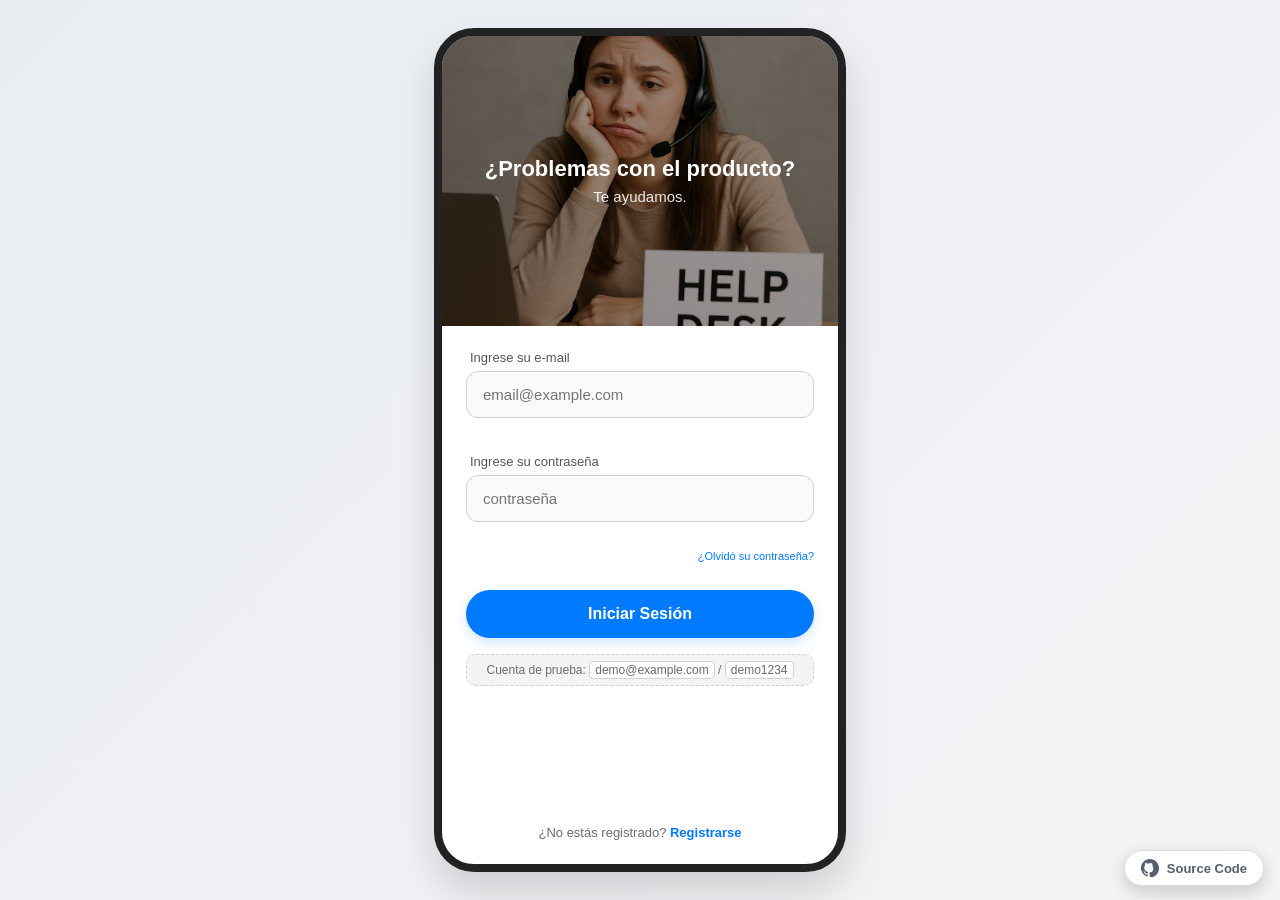
<file: index.html>
<!DOCTYPE html>
<html lang="es">
<head>
    <meta charset="UTF-8">
    <meta name="viewport" content="width=device-width, initial-scale=1.0">
    <title>Iniciar Sesión</title>
    <link rel="stylesheet" href="css/styles.css">
</head>
<body data-page="login">
    <main class="mobile-auth-container">
        <div id="flash" class="flash-banner" role="status" aria-live="polite"></div>

        <section class="auth-screen">
            <header class="hero-header">
                <div class="hero-overlay">
                    <h1>¿Problemas con el producto?</h1>
                    <p>Te ayudamos.</p>
                </div>
            </header>

            <div class="form-container">
                <p id="form-message" class="form-message" role="alert" hidden></p>

                <form id="login-form" novalidate>
                    <div class="input-group">
                        <label for="login-email">Ingrese su e-mail</label>
                        <input type="email" id="login-email" name="login-email"
                               placeholder="email@example.com" autocomplete="email" required>
                        <small class="field-error" aria-live="polite"></small>
                    </div>

                    <div class="input-group">
                        <label for="login-pass">Ingrese su contraseña</label>
                        <input type="password" id="login-pass" name="login-pass"
                               placeholder="contraseña" autocomplete="current-password" required>
                        <small class="field-error" aria-live="polite"></small>
                        <a href="recovery.html" class="forgot-password-link">¿Olvidó su contraseña?</a>
                    </div>

                    <button type="submit" class="btn-primary">Iniciar Sesión</button>
                </form>

                <p class="mock-hint">Cuenta de prueba: <code>demo@example.com</code> / <code>demo1234</code></p>

                <footer class="form-footer">
                    <p>¿No estás registrado? <a href="register.html">Registrarse</a></p>
                </footer>
            </div>
        </section>
    </main>

    <script src="js/auth.js"></script>
    <script src="js/validate.js"></script>
    <script src="js/app.js"></script>
</body>
</html>
</file>
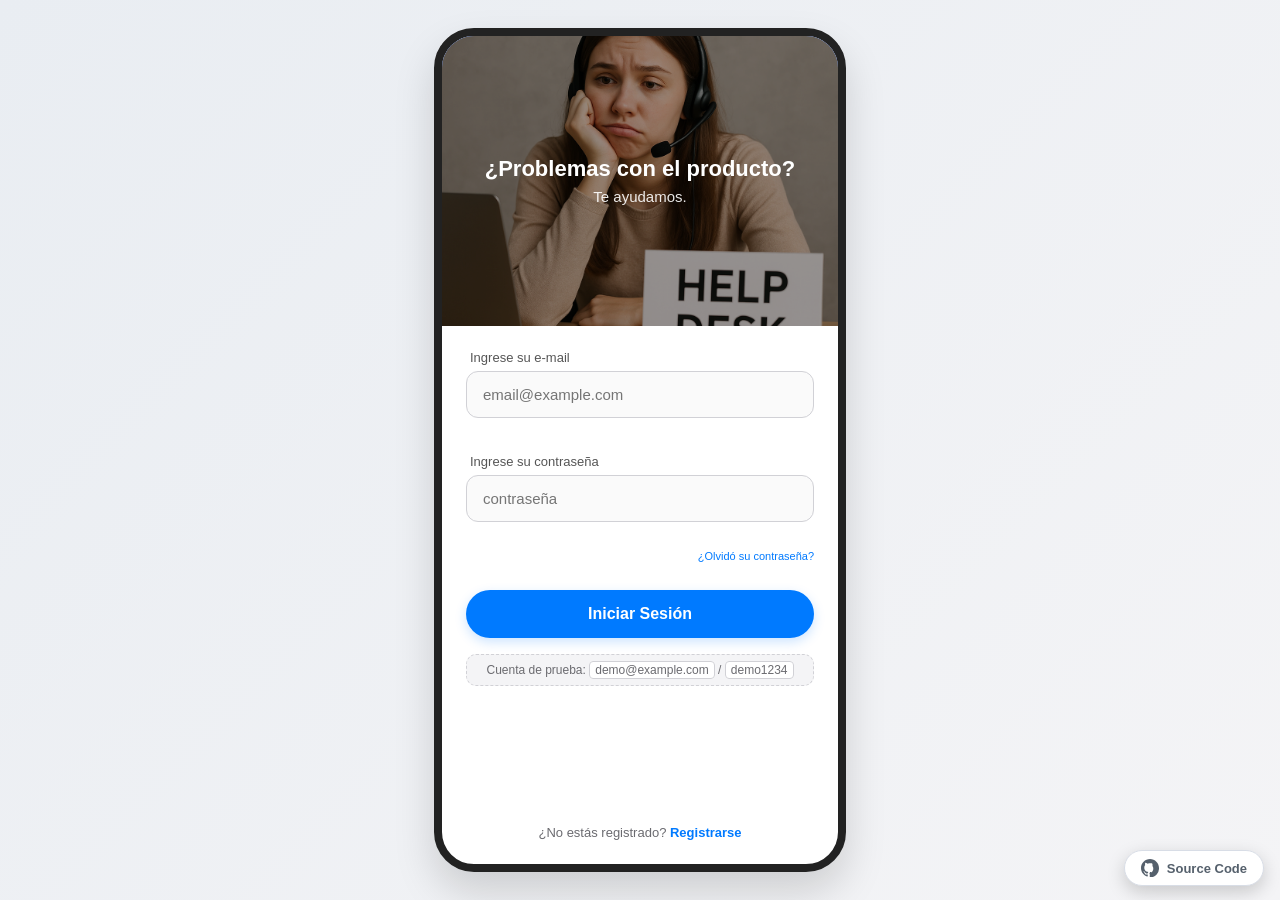
<file: helpdesk.html>
<!DOCTYPE html>
<html lang="es">
<head>
    <meta charset="UTF-8">
    <meta name="viewport" content="width=device-width, initial-scale=1.0">
    <title>Mesa de Ayuda</title>
    <link rel="preconnect" href="https://fonts.googleapis.com">
    <link rel="preconnect" href="https://fonts.gstatic.com" crossorigin>
    <link rel="stylesheet" href="https://fonts.googleapis.com/css2?family=Material+Symbols+Outlined:opsz,wght,FILL,GRAD@20..48,100..700,0..1,-50..200&display=swap">
    <link rel="stylesheet" href="css/styles.css">
</head>
<body data-page="helpdesk">
    <main class="mobile-auth-container">
        <div id="flash" class="flash-banner" role="status" aria-live="polite"></div>

        <section class="auth-screen">
            <header class="screen-header row-header">
                <p class="page-title">Mesa de Ayuda</p>
                <div class="header-actions">
                    <button id="user-menu-btn" type="button" class="user-avatar-icon"
                            aria-label="Abrir menú de usuario" aria-haspopup="true" aria-expanded="false">
                        <span class="material-symbols-outlined" aria-hidden="true">person</span>
                    </button>

                    <div class="user-menu" id="user-menu" role="menu" hidden>
                        <p class="user-menu-email" id="user-menu-email">---</p>
                        <button id="logout-btn" type="button" class="user-menu-item" role="menuitem">
                            <span class="material-symbols-outlined" aria-hidden="true">logout</span>
                            Cerrar sesión
                        </button>
                    </div>
                </div>
            </header>

            <div class="form-container">
                <div class="welcome-box">
                    <h2>Bienvenido/a al portal Mesa de Ayuda</h2>
                    <p class="sub-text">¿Necesitas asistencia?</p>
                    <a href="ticket-create.html" class="btn-outline-action">
                        <span class="material-symbols-outlined" aria-hidden="true">add</span>
                        Abrir ticket
                    </a>
                </div>

                <div class="tickets-section">
                    <div class="section-title-bar">
                        <h3>Tickets <span id="tickets-count" aria-hidden="true"></span></h3>
                        <select id="ticket-filter" class="ticket-filter" aria-label="Filtrar tickets por estado">
                            <option value="all">Todas</option>
                            <option value="pending">Pendientes</option>
                            <option value="in-progress">En proceso</option>
                            <option value="resolved">Resueltas</option>
                            <option value="canceled">Canceladas</option>
                        </select>
                    </div>

                    <div id="tickets-list" class="tickets-list"></div>
                </div>
            </div>
        </section>
    </main>

    <script src="js/auth.js"></script>
    <script src="js/tickets.js"></script>
    <script src="js/validate.js"></script>
    <script src="js/app.js"></script>
</body>
</html>
</file>
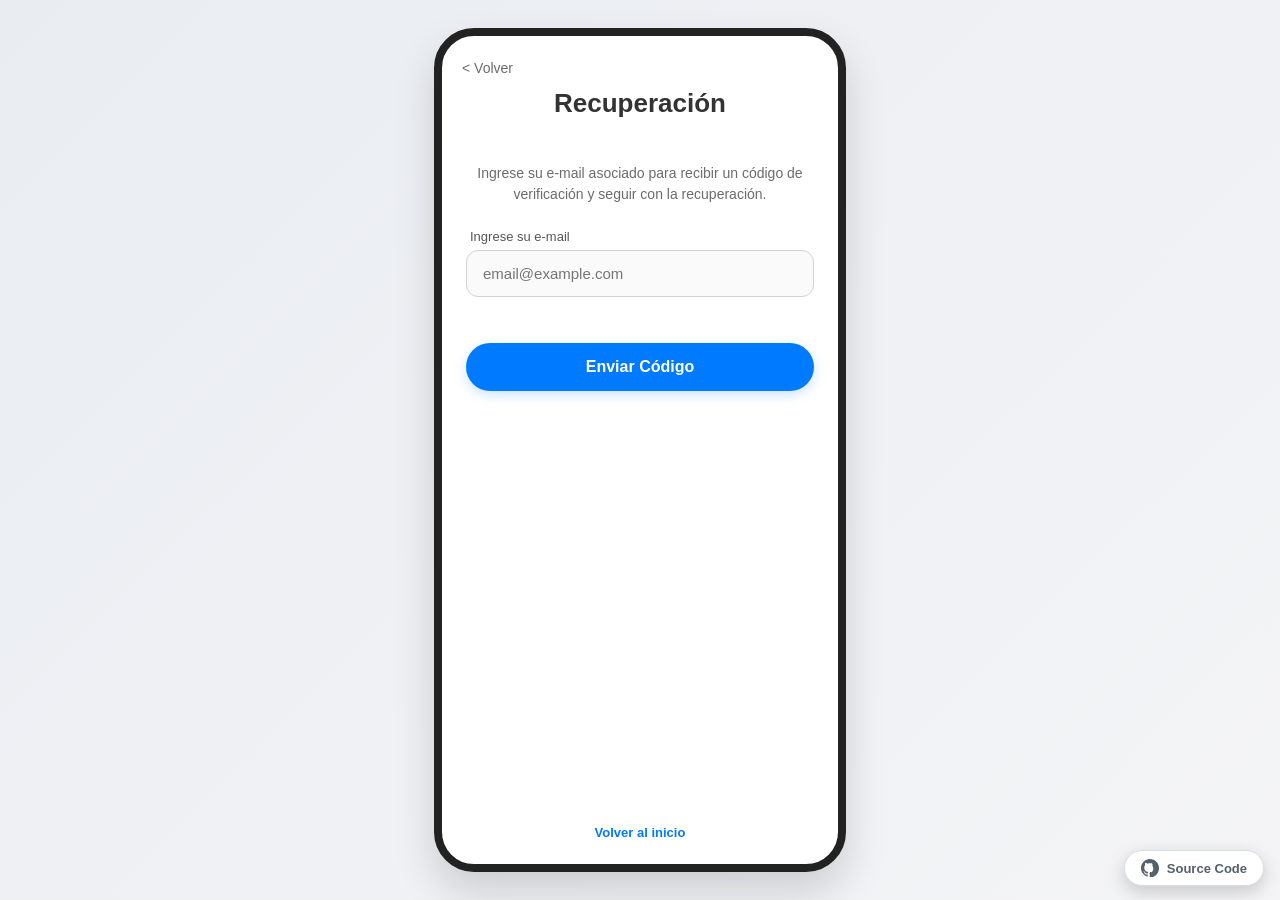
<file: new-password.html>
<!DOCTYPE html>
<html lang="es">
<head>
    <meta charset="UTF-8">
    <meta name="viewport" content="width=device-width, initial-scale=1.0">
    <title>Nueva contraseña</title>
    <link rel="preconnect" href="https://fonts.googleapis.com">
    <link rel="preconnect" href="https://fonts.gstatic.com" crossorigin>
    <link rel="stylesheet" href="https://fonts.googleapis.com/css2?family=Material+Symbols+Outlined:opsz,wght,FILL,GRAD@20..48,100..700,0..1,-50..200&display=swap">
    <link rel="stylesheet" href="css/styles.css">
</head>
<body data-page="new-password">
    <main class="mobile-auth-container">
        <div id="flash" class="flash-banner" role="status" aria-live="polite"></div>

        <section class="auth-screen">
            <header class="screen-header">
                <a href="verify.html" class="btn-back"><span class="material-symbols-outlined" aria-hidden="true">arrow_back</span>Volver</a>
                <h2>Código Verificado</h2>
            </header>

            <div class="form-container">
                <p id="form-message" class="form-message" role="alert" hidden></p>

                <form id="new-password-form" novalidate>
                    <div class="input-group">
                        <label for="new-pass">Ingrese su nueva contraseña</label>
                        <input type="password" id="new-pass" name="new-pass"
                               placeholder="mínimo 6 caracteres" autocomplete="new-password" required>
                        <small class="field-error" aria-live="polite"></small>
                    </div>

                    <div class="input-group">
                        <label for="new-pass-confirm">Reingrese su nueva contraseña</label>
                        <input type="password" id="new-pass-confirm" name="new-pass-confirm"
                               placeholder="contraseña" autocomplete="new-password" required>
                        <small class="field-error" aria-live="polite"></small>
                    </div>

                    <button type="submit" class="btn-primary">Actualizar contraseña</button>
                </form>
            </div>
        </section>
    </main>

    <script src="js/auth.js"></script>
    <script src="js/validate.js"></script>
    <script src="js/app.js"></script>
</body>
</html>
</file>
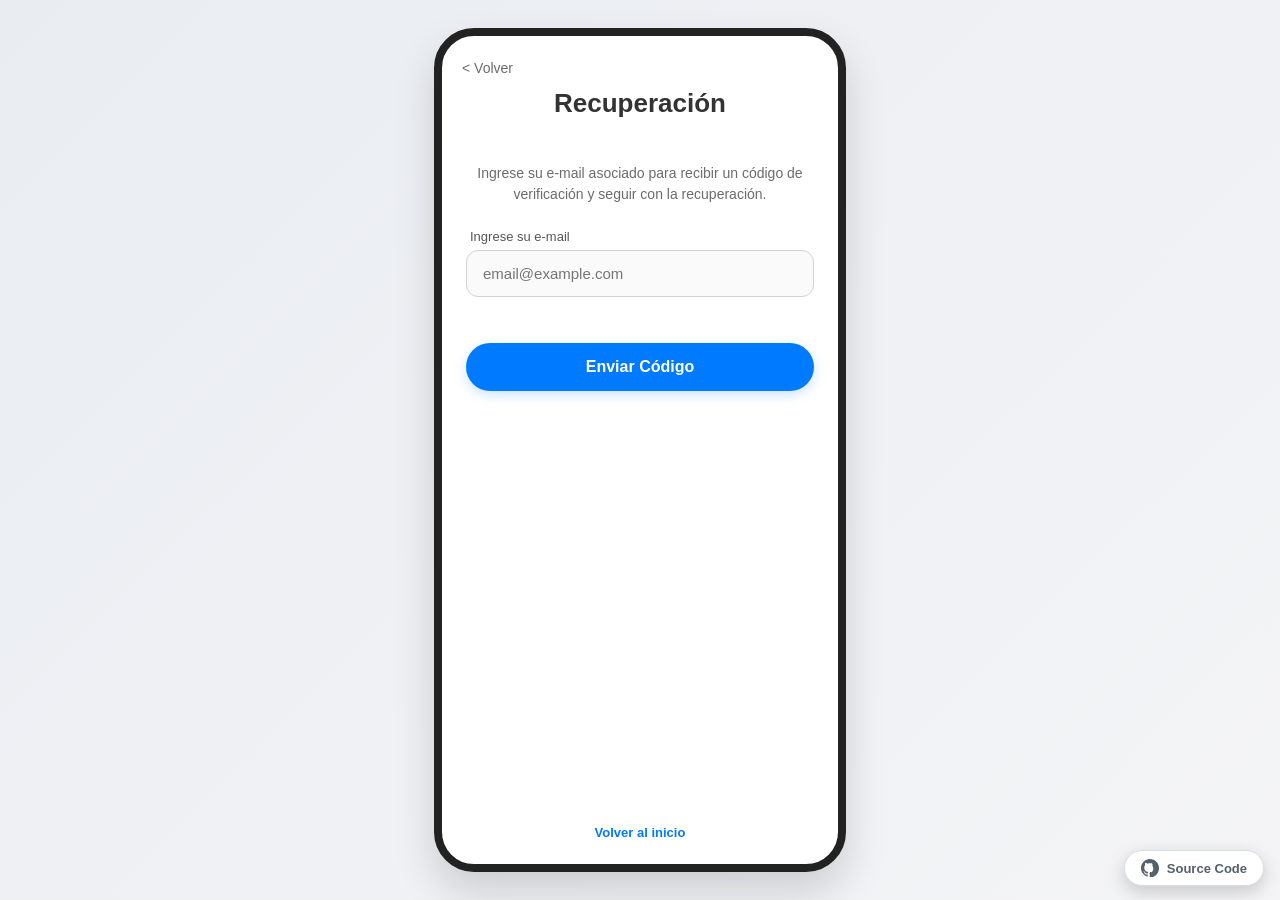
<file: recovery.html>
<!DOCTYPE html>
<html lang="es">
<head>
    <meta charset="UTF-8">
    <meta name="viewport" content="width=device-width, initial-scale=1.0">
    <title>Recuperar contraseña</title>
    <link rel="stylesheet" href="css/styles.css">
</head>
<body data-page="recovery">
    <main class="mobile-auth-container">
        <div id="flash" class="flash-banner" role="status" aria-live="polite"></div>

        <section class="auth-screen">
            <header class="screen-header">
                <a href="index.html" class="btn-back">&lt; Volver</a>
                <h2>Recuperación</h2>
            </header>

            <div class="form-container">
                <p class="instruction-text">
                    Ingrese su e-mail asociado para recibir un código de verificación
                    y seguir con la recuperación.
                </p>

                <p id="form-message" class="form-message" role="alert" hidden></p>

                <form id="recovery-form" novalidate>
                    <div class="input-group">
                        <label for="recovery-email">Ingrese su e-mail</label>
                        <input type="email" id="recovery-email" name="recovery-email"
                               placeholder="email@example.com" autocomplete="email" required>
                        <small class="field-error" aria-live="polite"></small>
                    </div>

                    <button type="submit" class="btn-primary">Enviar Código</button>
                </form>

                <footer class="form-footer">
                    <a href="index.html" class="btn-link">Volver al inicio</a>
                </footer>
            </div>
        </section>
    </main>

    <script src="js/auth.js"></script>
    <script src="js/validate.js"></script>
    <script src="js/app.js"></script>
</body>
</html>
</file>
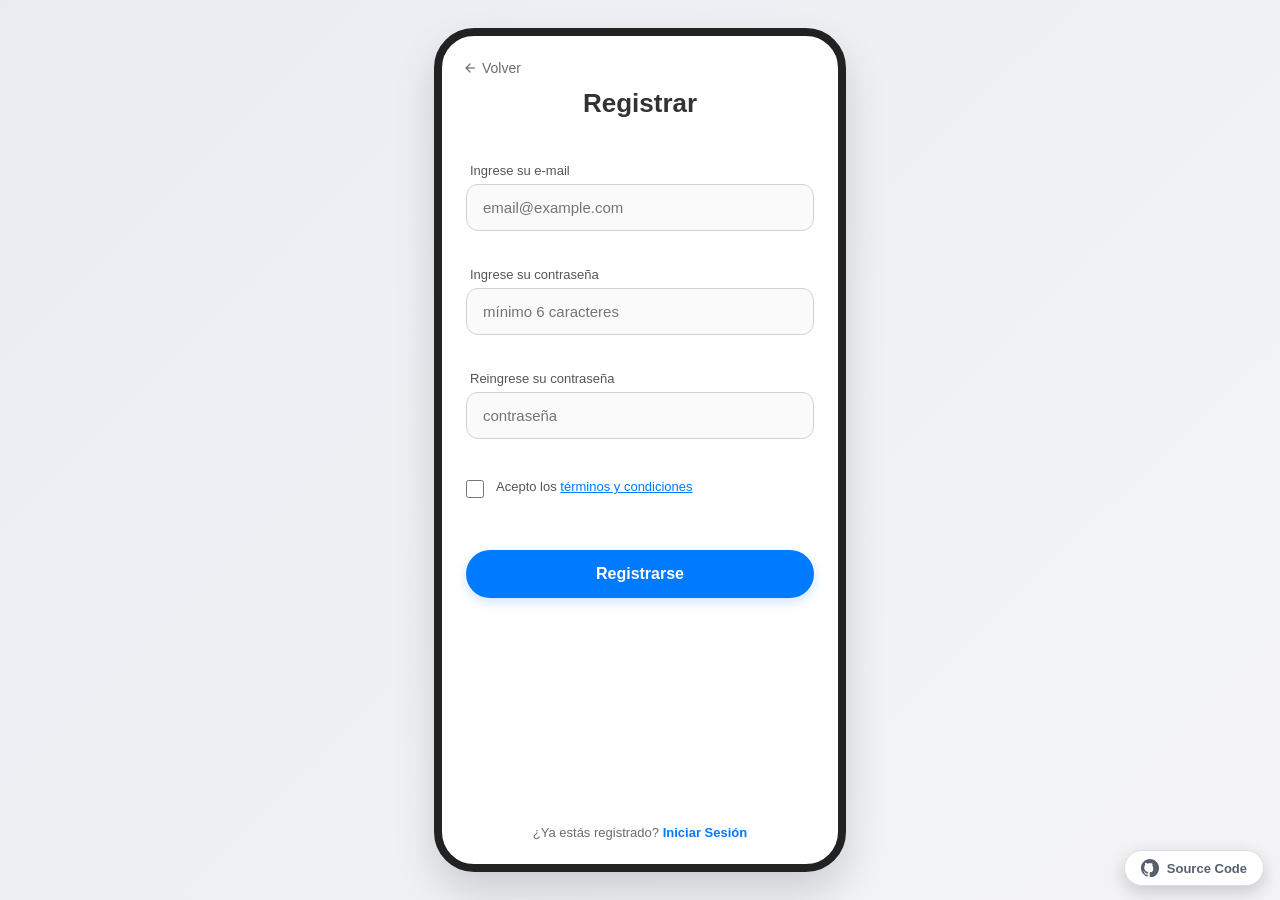
<file: register.html>
<!DOCTYPE html>
<html lang="es">
<head>
    <meta charset="UTF-8">
    <meta name="viewport" content="width=device-width, initial-scale=1.0">
    <title>Registrarse</title>
    <link rel="preconnect" href="https://fonts.googleapis.com">
    <link rel="preconnect" href="https://fonts.gstatic.com" crossorigin>
    <link rel="stylesheet" href="https://fonts.googleapis.com/css2?family=Material+Symbols+Outlined:opsz,wght,FILL,GRAD@20..48,100..700,0..1,-50..200&display=swap">
    <link rel="stylesheet" href="css/styles.css">
</head>
<body data-page="register">
    <main class="mobile-auth-container">
        <div id="flash" class="flash-banner" role="status" aria-live="polite"></div>

        <section class="auth-screen">
            <header class="screen-header">
                <a href="index.html" class="btn-back"><span class="material-symbols-outlined" aria-hidden="true">arrow_back</span>Volver</a>
                <h2>Registrar</h2>
            </header>

            <div class="form-container">
                <p id="form-message" class="form-message" role="alert" hidden></p>

                <form id="register-form" novalidate>
                    <div class="input-group">
                        <label for="reg-email">Ingrese su e-mail</label>
                        <input type="email" id="reg-email" name="reg-email"
                               placeholder="email@example.com" autocomplete="email" required>
                        <small class="field-error" aria-live="polite"></small>
                    </div>

                    <div class="input-group">
                        <label for="reg-pass">Ingrese su contraseña</label>
                        <input type="password" id="reg-pass" name="reg-pass"
                               placeholder="mínimo 6 caracteres" autocomplete="new-password" required>
                        <small class="field-error" aria-live="polite"></small>
                    </div>

                    <div class="input-group">
                        <label for="reg-pass-confirm">Reingrese su contraseña</label>
                        <input type="password" id="reg-pass-confirm" name="reg-pass-confirm"
                               placeholder="contraseña" autocomplete="new-password" required>
                        <small class="field-error" aria-live="polite"></small>
                    </div>

                    <div class="input-group checkbox-group">
                        <input type="checkbox" id="reg-terms" name="reg-terms">
                        <label for="reg-terms">Acepto los <a href="#">términos y condiciones</a></label>
                        <small class="field-error" aria-live="polite"></small>
                    </div>

                    <button type="submit" class="btn-primary">Registrarse</button>
                </form>

                <footer class="form-footer">
                    <p>¿Ya estás registrado? <a href="index.html">Iniciar Sesión</a></p>
                </footer>
            </div>
        </section>
    </main>

    <script src="js/auth.js"></script>
    <script src="js/validate.js"></script>
    <script src="js/app.js"></script>
</body>
</html>
</file>
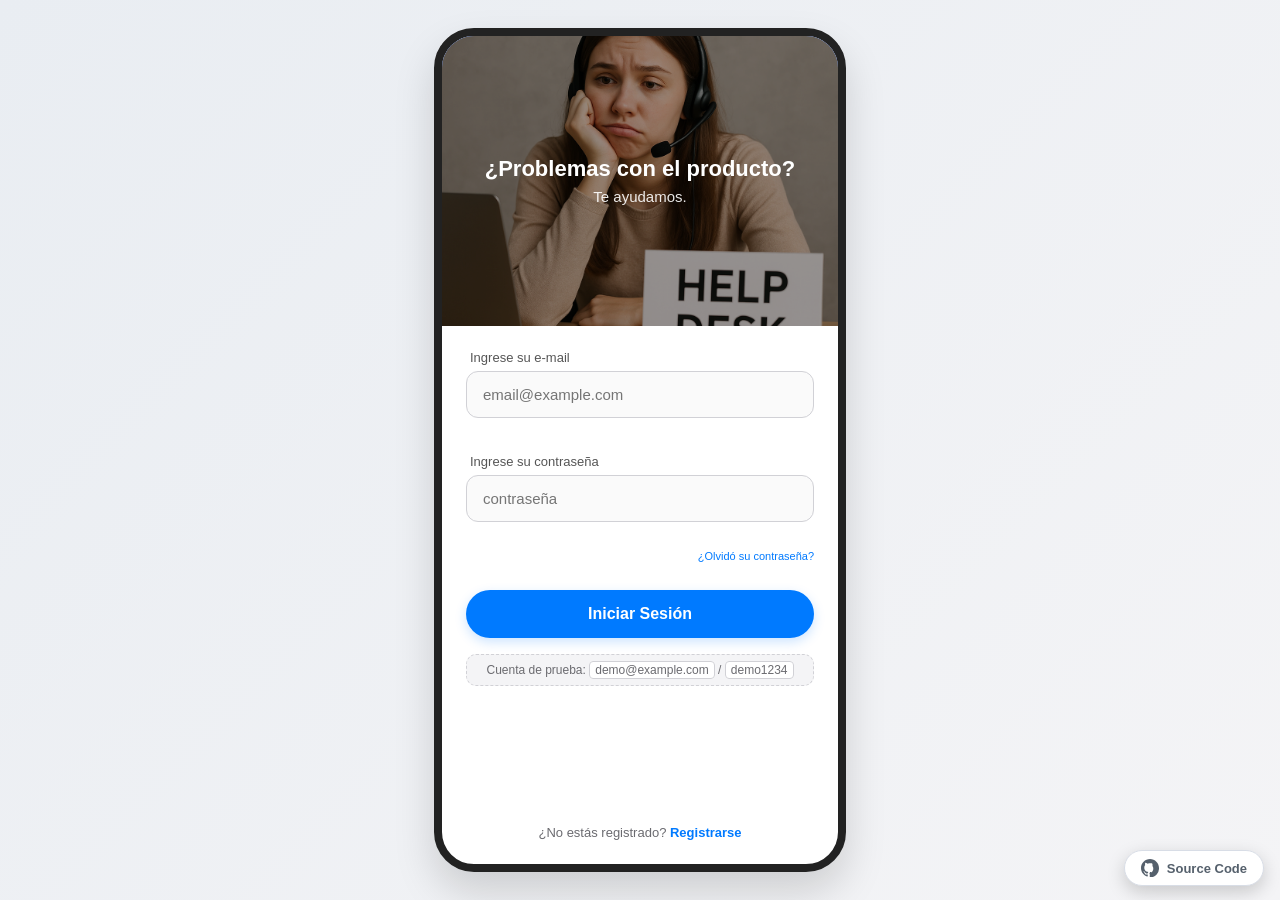
<file: ticket-append.html>
<!DOCTYPE html>
<html lang="es">
<head>
    <meta charset="UTF-8">
    <meta name="viewport" content="width=device-width, initial-scale=1.0">
    <title>Agregar Detalles</title>
    <link rel="preconnect" href="https://fonts.googleapis.com">
    <link rel="preconnect" href="https://fonts.gstatic.com" crossorigin>
    <link rel="stylesheet" href="https://fonts.googleapis.com/css2?family=Material+Symbols+Outlined:opsz,wght,FILL,GRAD@20..48,100..700,0..1,-50..200&display=swap">
    <link rel="stylesheet" href="css/styles.css">
</head>
<body data-page="ticket-append">
    <main class="mobile-auth-container">
        <div id="flash" class="flash-banner" role="status" aria-live="polite"></div>

        <section class="auth-screen">
            <header class="screen-header">
                <a id="append-back" href="ticket-detail.html" class="btn-back"><span class="material-symbols-outlined" aria-hidden="true">arrow_back</span>Volver</a>
                <h2>Agregar Detalles</h2>
            </header>

            <div class="form-container">
                <p class="instruction-text left-align">
                    A continuación añada nueva información que considere importante por el ticket:
                </p>

                <div class="ticket-preview-box">
                    <div class="preview-id" id="preview-id">Ticket ------</div>
                    <div class="preview-title" id="preview-title">---</div>
                    <p class="preview-snippet" id="preview-snippet">---</p>
                </div>

                <p id="form-message" class="form-message" role="alert" hidden></p>

                <form id="append-form" novalidate>
                    <div class="input-group">
                        <label for="ticket-extra-details">Ingrese los detalles extra:</label>
                        <textarea id="ticket-extra-details" name="ticket-extra-details" rows="6"
                                  placeholder="Detalles..." required></textarea>
                        <small class="field-error" aria-live="polite"></small>
                    </div>

                    <button type="submit" class="btn-primary margin-top-auto">Agregar Detalles</button>
                </form>
            </div>
        </section>
    </main>

    <script src="js/auth.js"></script>
    <script src="js/tickets.js"></script>
    <script src="js/validate.js"></script>
    <script src="js/app.js"></script>
</body>
</html>
</file>
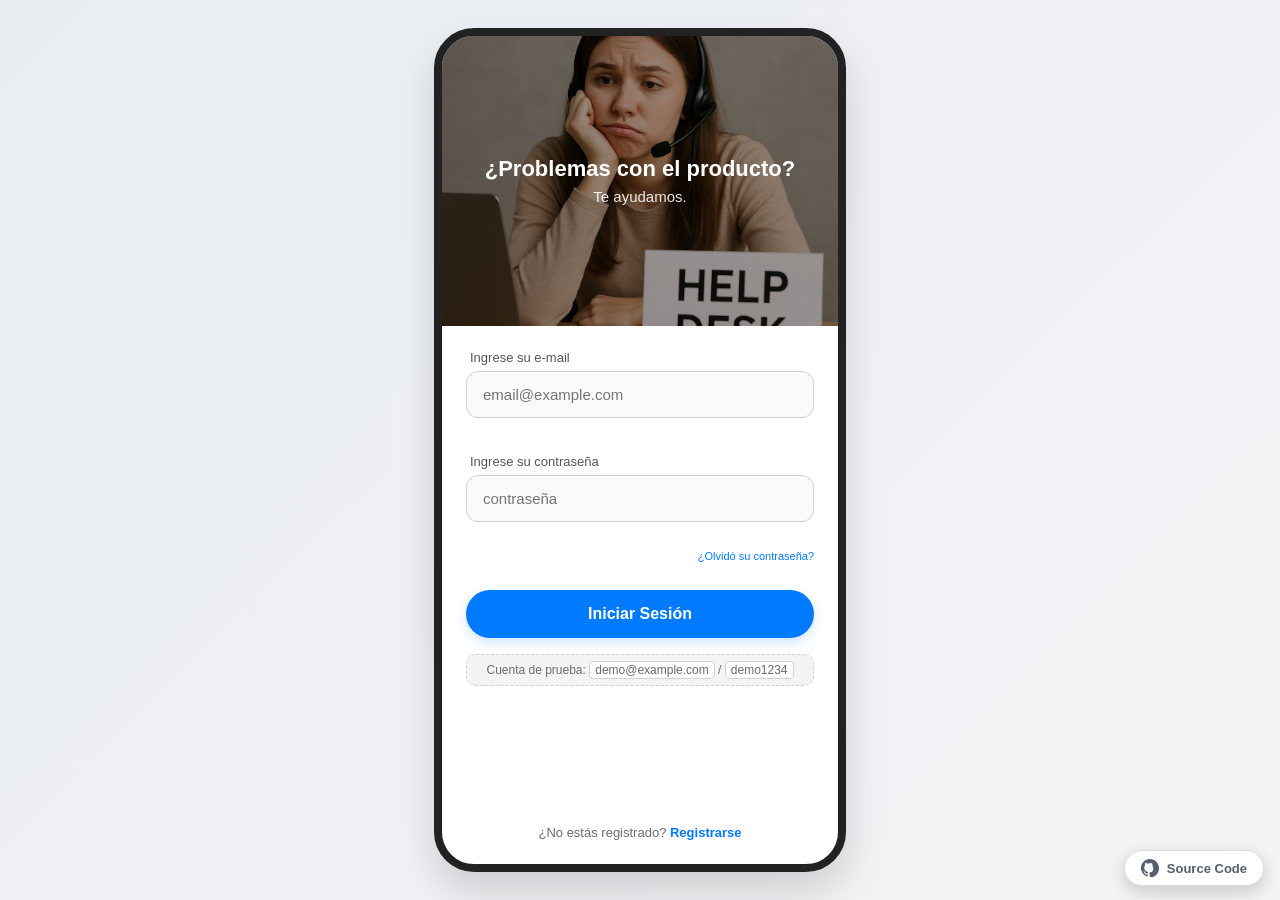
<file: ticket-create.html>
<!DOCTYPE html>
<html lang="es">
<head>
    <meta charset="UTF-8">
    <meta name="viewport" content="width=device-width, initial-scale=1.0">
    <title>Carga de Ticket</title>
    <link rel="preconnect" href="https://fonts.googleapis.com">
    <link rel="preconnect" href="https://fonts.gstatic.com" crossorigin>
    <link rel="stylesheet" href="https://fonts.googleapis.com/css2?family=Material+Symbols+Outlined:opsz,wght,FILL,GRAD@20..48,100..700,0..1,-50..200&display=swap">
    <link rel="stylesheet" href="css/styles.css">
</head>
<body data-page="ticket-create">
    <main class="mobile-auth-container">
        <div id="flash" class="flash-banner" role="status" aria-live="polite"></div>

        <section class="auth-screen">
            <header class="screen-header">
                <a href="helpdesk.html" class="btn-back"><span class="material-symbols-outlined" aria-hidden="true">arrow_back</span>Volver</a>
                <h2>Carga de Ticket</h2>
            </header>

            <div class="form-container">
                <p class="instruction-text left-align">
                    A continuación se pedirá que complete con información sobre el problema que está experimentando.
                </p>

                <p id="form-message" class="form-message" role="alert" hidden></p>

                <form id="create-form" novalidate>
                    <div class="input-group">
                        <label for="ticket-headline">Ingrese un encabezado</label>
                        <input type="text" id="ticket-headline" name="ticket-headline"
                               placeholder="Encabezado" autocomplete="off" required>
                        <small class="field-error" aria-live="polite"></small>
                    </div>

                    <div class="input-group">
                        <label for="ticket-description">Ingrese la descripción de su problema</label>
                        <textarea id="ticket-description" name="ticket-description" rows="6"
                                  placeholder="Descripción..." required></textarea>
                        <small class="field-error" aria-live="polite"></small>
                    </div>

                    <button type="submit" class="btn-primary margin-top-auto">Cargar Ticket</button>
                </form>
            </div>
        </section>
    </main>

    <script src="js/auth.js"></script>
    <script src="js/tickets.js"></script>
    <script src="js/validate.js"></script>
    <script src="js/app.js"></script>
</body>
</html>
</file>
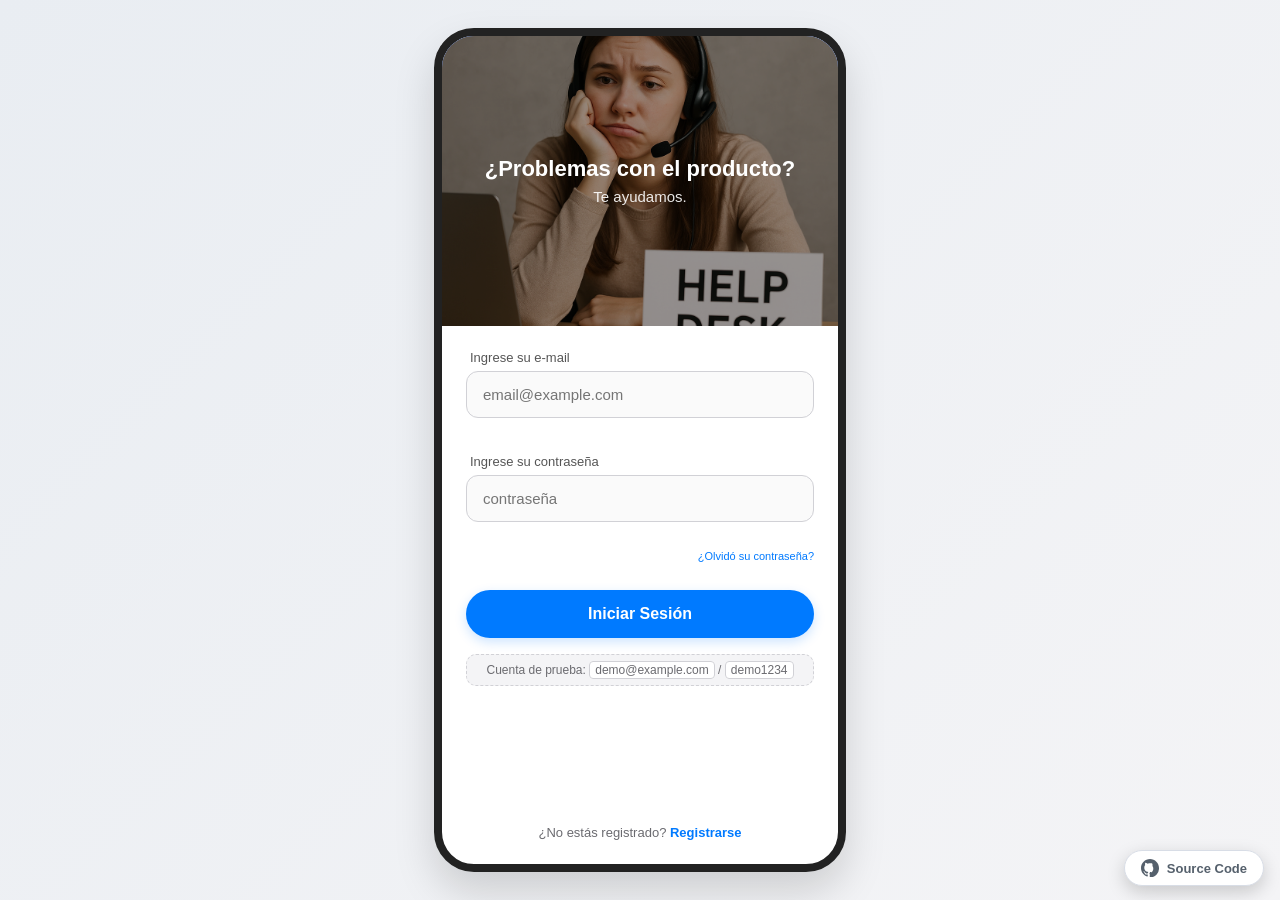
<file: ticket-detail.html>
<!DOCTYPE html>
<html lang="es">
<head>
    <meta charset="UTF-8">
    <meta name="viewport" content="width=device-width, initial-scale=1.0">
    <title>Detalle de Ticket</title>
    <link rel="preconnect" href="https://fonts.googleapis.com">
    <link rel="preconnect" href="https://fonts.gstatic.com" crossorigin>
    <link rel="stylesheet" href="https://fonts.googleapis.com/css2?family=Material+Symbols+Outlined:opsz,wght,FILL,GRAD@20..48,100..700,0..1,-50..200&display=swap">
    <link rel="stylesheet" href="css/styles.css">
</head>
<body data-page="ticket-detail">
    <main class="mobile-auth-container">
        <div id="flash" class="flash-banner" role="status" aria-live="polite"></div>

        <section class="auth-screen">
            <header class="screen-header">
                <a href="helpdesk.html" class="btn-back"><span class="material-symbols-outlined" aria-hidden="true">arrow_back</span>Volver</a>
                <h2>Detalle de Ticket</h2>
            </header>

            <div class="form-container">
                <div class="ticket-detail-view">
                    <div class="detail-meta-id" id="detail-id">Ticket ------</div>
                    <h4 class="detail-title" id="detail-title">---</h4>

                    <p class="detail-body-text" id="detail-body">---</p>

                    <hr class="divider">

                    <div class="detail-info-row"><strong>Cliente:</strong> <span id="detail-client">---</span></div>
                    <div class="detail-info-row"><strong>Fecha de Carga:</strong> <span id="detail-date">---</span></div>
                    <div class="detail-info-row"><strong>Estado:</strong> <span id="detail-status"></span></div>
                </div>

                <p id="detail-closed-note" class="form-message form-message--notice" role="status" hidden></p>

                <div class="button-split-row">
                    <button id="cancel-ticket-btn" type="button" class="btn-danger-outline">
                        <span class="material-symbols-outlined" aria-hidden="true">cancel</span>
                        Cancelar Ticket
                    </button>
                    <a id="append-details-link" href="ticket-append.html" class="btn-primary-small">
                        <span class="material-symbols-outlined" aria-hidden="true">edit_note</span>
                        Agregar Detalles
                    </a>
                </div>
            </div>
        </section>
    </main>

    <script src="js/auth.js"></script>
    <script src="js/tickets.js"></script>
    <script src="js/validate.js"></script>
    <script src="js/app.js"></script>
</body>
</html>
</file>
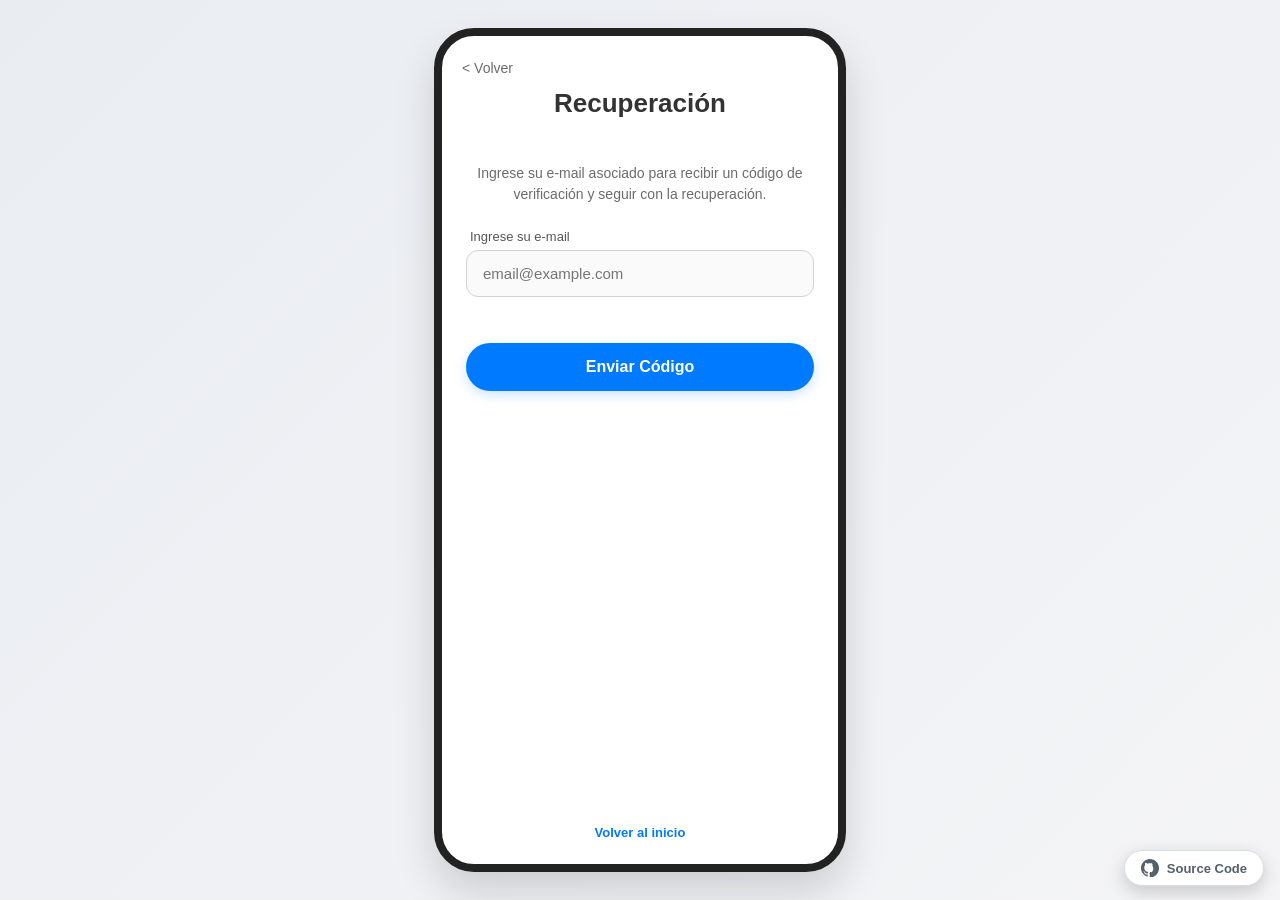
<file: verify.html>
<!DOCTYPE html>
<html lang="es">
<head>
    <meta charset="UTF-8">
    <meta name="viewport" content="width=device-width, initial-scale=1.0">
    <title>Verificar código</title>
    <link rel="preconnect" href="https://fonts.googleapis.com">
    <link rel="preconnect" href="https://fonts.gstatic.com" crossorigin>
    <link rel="stylesheet" href="https://fonts.googleapis.com/css2?family=Material+Symbols+Outlined:opsz,wght,FILL,GRAD@20..48,100..700,0..1,-50..200&display=swap">
    <link rel="stylesheet" href="css/styles.css">
</head>
<body data-page="verify">
    <main class="mobile-auth-container">
        <div id="flash" class="flash-banner" role="status" aria-live="polite"></div>

        <section class="auth-screen">
            <header class="screen-header">
                <a href="recovery.html" class="btn-back"><span class="material-symbols-outlined" aria-hidden="true">arrow_back</span>Volver</a>
                <h2>Revisa tu e-mail</h2>
            </header>

            <div class="form-container">
                <p class="instruction-text">
                    Enviamos un código de recuperación a
                    <strong class="user-email-placeholder" id="verify-email">tu e-mail</strong>
                </p>

                <p id="form-message" class="form-message" role="alert" hidden></p>

                <form id="verify-form" novalidate>
                    <div class="otp-inputs" role="group" aria-label="Código de verificación">
                        <input type="text" maxlength="1" pattern="[0-9]" inputmode="numeric"
                               required aria-label="Dígito 1">
                        <input type="text" maxlength="1" pattern="[0-9]" inputmode="numeric"
                               required aria-label="Dígito 2">
                        <input type="text" maxlength="1" pattern="[0-9]" inputmode="numeric"
                               required aria-label="Dígito 3">
                        <span class="otp-divider" aria-hidden="true">-</span>
                        <input type="text" maxlength="1" pattern="[0-9]" inputmode="numeric"
                               required aria-label="Dígito 4">
                        <input type="text" maxlength="1" pattern="[0-9]" inputmode="numeric"
                               required aria-label="Dígito 5">
                        <input type="text" maxlength="1" pattern="[0-9]" inputmode="numeric"
                               required aria-label="Dígito 6">
                    </div>

                    <button type="submit" class="btn-primary">Verificar Código</button>
                </form>

                <p class="mock-hint">
                    Como es un prototipo, este es el código recibido:
                    <strong id="mock-code">------</strong>
                </p>

                <footer class="form-footer">
                    <p>¿No has recibido un mail? <a href="#" class="btn-link" id="resend-code">Reenviar código</a></p>
                </footer>
            </div>
        </section>
    </main>

    <script src="js/auth.js"></script>
    <script src="js/validate.js"></script>
    <script src="js/app.js"></script>
</body>
</html>
</file>
<file: css/styles.css>
/* ==========================================================================
   1. VARIABLES Y RESETEO
   ========================================================================== */
:root {
    --color-primary: #007aff;
    --color-primary-dark: #0062cc;
    --color-danger: #ff3b30;
    --color-danger-dark: #d9382f;
    --color-success: #34c759;
    --color-bg: #f4f4f6;
    --color-surface: #ffffff;
    --color-border: #d1d1d6;
    --color-text: #333333;
    --color-text-muted: #6b6b70;
    --color-input-bg: #fafafa;
    --radius-input: 12px;
    --radius-pill: 25px;
    --font: 'Segoe UI', Tahoma, Geneva, Verdana, sans-serif;
}

* {
    box-sizing: border-box;
    margin: 0;
    padding: 0;
    font-family: var(--font);
}

body {
    background: linear-gradient(135deg, #e9edf2 0%, #f4f4f6 100%);
    display: flex;
    justify-content: center;
    align-items: center;
    min-height: 100vh;
    color: var(--color-text);
}

/* ==========================================================================
   2. CONTENEDOR MÓVIL
   ========================================================================== */
.mobile-auth-container {
    width: 100%;
    max-width: 412px;
    height: min(844px, 100dvh);
    background-color: var(--color-surface);
    border: 8px solid #222;
    border-radius: 40px;
    overflow: hidden;
    position: relative;
    box-shadow: 0 20px 40px rgba(0, 0, 0, 0.15);
    display: flex;
    flex-direction: column;
}

.auth-screen {
    width: 100%;
    height: 100%;
    display: flex;
    flex-direction: column;
    overflow-y: auto;
    scrollbar-width: none;
    -ms-overflow-style: none;
}

.auth-screen::-webkit-scrollbar {
    display: none;
}

/* ==========================================================================
   3. CABECERAS Y NAVEGACIÓN
   ========================================================================== */
.screen-header {
    padding: 24px 20px 10px 20px;
    display: flex;
    flex-direction: column;
    gap: 12px;
}

.btn-back {
    color: var(--color-text-muted);
    text-decoration: none;
    font-size: 14px;
    font-weight: 500;
    align-self: flex-start;
    display: inline-flex;
    align-items: center;
    gap: 4px;
    transition: color 0.2s;
}

.btn-back:hover {
    color: var(--color-text);
}

h2 {
    font-size: 26px;
    font-weight: 600;
    text-align: center;
    margin-bottom: 10px;
}

.instruction-text {
    font-size: 14px;
    color: var(--color-text-muted);
    text-align: center;
    line-height: 1.5;
    margin-bottom: 24px;
    padding: 0 10px;
}

/* ==========================================================================
   4. HERO DEL LOGIN (gradiente, sin imagen externa)
   ========================================================================== */
.hero-header {
    width: 100%;
    height: 35%;
    background: url("../public/landing.png") center / cover no-repeat, #2563eb;
    position: relative;
}

.hero-overlay {
    position: absolute;
    inset: 0;
    background: rgba(0, 0, 0, 0.35);
    display: flex;
    flex-direction: column;
    justify-content: center;
    align-items: center;
    padding: 20px;
    text-align: center;
    color: #ffffff;
}

.hero-overlay h1 {
    font-size: 22px;
    margin-bottom: 6px;
}

.hero-overlay p {
    font-size: 15px;
    opacity: 0.9;
}

/* ==========================================================================
   5. FORMULARIOS E INPUTS
   ========================================================================== */
.form-container {
    padding: 24px 24px;
    display: flex;
    flex-direction: column;
    flex-grow: 1;
}

form {
    display: flex;
    flex-direction: column;
    gap: 18px;
    width: 100%;
}

.input-group {
    display: flex;
    flex-direction: column;
    gap: 6px;
}

.input-group label {
    font-size: 13px;
    font-weight: 500;
    color: #555;
    padding-left: 4px;
}

.input-group input {
    width: 100%;
    padding: 14px 16px;
    border: 1.5px solid var(--color-border);
    border-radius: var(--radius-input);
    font-size: 15px;
    background-color: var(--color-input-bg);
    transition: border-color 0.2s, box-shadow 0.2s;
}

.input-group input:focus {
    outline: none;
    border-color: var(--color-primary);
    background-color: #fff;
    box-shadow: 0 0 0 3px rgba(0, 122, 255, 0.15);
}

.input-group.has-error input {
    border-color: var(--color-danger);
    background-color: #fff5f5;
}

.input-group.has-error input:focus {
    box-shadow: 0 0 0 3px rgba(255, 59, 48, 0.15);
}

/* Áreas de texto (textareas) */
.input-group textarea,
.input-group textarea[rows] {
    width: 100%;
    padding: 12px 14px;
    border: 1.5px solid var(--color-border);
    border-radius: var(--radius-input);
    font-size: 14px;
    background-color: var(--color-input-bg);
    font-family: inherit;
    resize: none;
    transition: border-color 0.2s, box-shadow 0.2s;
}

.input-group textarea:focus {
    outline: none;
    border-color: var(--color-primary);
    background-color: #fff;
    box-shadow: 0 0 0 3px rgba(0, 122, 255, 0.15);
}

.input-group.has-error textarea {
    border-color: var(--color-danger);
    background-color: #fff5f5;
}

.field-error {
    min-height: 1em;
    font-size: 12px;
    color: var(--color-danger);
    padding-left: 4px;
}

.forgot-password-link {
    font-size: 11px;
    color: var(--color-primary);
    text-decoration: none;
    align-self: flex-end;
    margin-top: 4px;
}

.forgot-password-link:hover {
    text-decoration: underline;
}

.checkbox-group {
    display: flex;
    flex-direction: row;
    flex-wrap: wrap;
    align-items: flex-start;
    gap: 8px;
    font-size: 13px;
    margin: 4px 0;
}

.checkbox-group .field-error {
    flex-basis: 100%;
    padding-left: 0;
}

.checkbox-group input[type="checkbox"] {
    width: 18px;
    height: 18px;
    accent-color: var(--color-primary);
    margin-top: 1px;
    flex-shrink: 0;
}

.checkbox-group a {
    color: var(--color-primary);
}

.checkbox-group.has-error {
    color: var(--color-danger);
}

/* ==========================================================================
   6. MENSAJES DE FORMULARIO Y FLASH
   ========================================================================== */
.form-message {
    display: block;
    padding: 10px 14px;
    border-radius: 10px;
    font-size: 13px;
    line-height: 1.4;
    margin-bottom: 14px;
}

.form-message[hidden] {
    display: none;
}

.form-message--success {
    background-color: #e8f9ee;
    color: #1a7a3a;
    border: 1px solid #bfe9cd;
}

.form-message--error {
    background-color: #fdecec;
    color: #a01812;
    border: 1px solid #f5c6c6;
}

.form-message--notice {
    background-color: #eef4ff;
    color: #1d4ed8;
    border: 1px solid #c7d8ff;
}

.flash-banner {
    position: absolute;
    top: 16px;
    left: 16px;
    right: 16px;
    z-index: 10;
    padding: 12px 16px;
    border-radius: 12px;
    background-color: #1b1b1f;
    color: #ffffff;
    font-size: 13px;
    line-height: 1.4;
    text-align: center;
    opacity: 0;
    transform: translateY(-12px);
    pointer-events: none;
    transition: opacity 0.3s, transform 0.3s;
    box-shadow: 0 8px 20px rgba(0, 0, 0, 0.25);
}

.flash-banner.show {
    opacity: 1;
    transform: translateY(0);
}

/* ==========================================================================
   7. AVISO DEL MOCK (ayuda para probar el prototipo)
   ========================================================================== */
.mock-hint {
    margin-top: 16px;
    font-size: 12px;
    color: var(--color-text-muted);
    text-align: center;
    background-color: var(--color-bg);
    border: 1px dashed var(--color-border);
    border-radius: 10px;
    padding: 8px 12px;
}

.mock-hint code {
    background-color: #fff;
    border: 1px solid var(--color-border);
    border-radius: 4px;
    padding: 1px 5px;
    font-size: 12px;
}

/* ==========================================================================
   8. BOTONES
   ========================================================================== */
.btn-primary {
    width: 100%;
    padding: 15px;
    background-color: var(--color-primary);
    color: #fff;
    border: none;
    border-radius: var(--radius-pill);
    font-size: 16px;
    font-weight: 600;
    cursor: pointer;
    box-shadow: 0 4px 12px rgba(0, 122, 255, 0.2);
    margin-top: 10px;
    transition: background-color 0.2s, transform 0.1s;
}

.btn-primary:hover {
    background-color: var(--color-primary-dark);
}

.btn-primary:active {
    transform: scale(0.98);
}

.btn-danger {
    width: 100%;
    padding: 14px;
    background-color: var(--color-danger);
    color: #fff;
    border: none;
    border-radius: var(--radius-pill);
    font-size: 15px;
    font-weight: 600;
    cursor: pointer;
    transition: background-color 0.2s;
}

.btn-danger:hover {
    background-color: var(--color-danger-dark);
}

.form-footer {
    margin-top: auto;
    padding-top: 24px;
    text-align: center;
    font-size: 13px;
    color: var(--color-text-muted);
}

.form-footer a,
.btn-link {
    color: var(--color-primary);
    text-decoration: none;
    font-weight: 600;
}

.form-footer a:hover,
.btn-link:hover {
    text-decoration: underline;
}

/* ==========================================================================
   9. CÓDIGO OTP
   ========================================================================== */
.otp-inputs {
    display: flex;
    justify-content: center;
    align-items: center;
    gap: 8px;
}

.otp-inputs input {
    width: 45px;
    height: 48px;
    text-align: center;
    font-size: 18px;
    font-weight: 600;
    border: 1.5px solid var(--color-border);
    border-radius: 10px;
    background-color: var(--color-input-bg);
    transition: border-color 0.2s, box-shadow 0.2s;
}

.otp-inputs input:focus {
    outline: none;
    border-color: var(--color-primary);
    background-color: #fff;
    box-shadow: 0 0 0 3px rgba(0, 122, 255, 0.15);
}

.otp-divider {
    font-size: 20px;
    color: #8e8e93;
    font-weight: bold;
    padding: 0 2px;
}

/* ==========================================================================
   10. ICONOS MATERIAL SYMBOLS
   ========================================================================== */
.material-symbols-outlined {
    font-family: 'Material Symbols Outlined';
    font-weight: normal;
    font-style: normal;
    line-height: 1;
    letter-spacing: normal;
    text-transform: none;
    display: inline-block;
    white-space: nowrap;
    word-wrap: normal;
    direction: ltr;
    -webkit-font-smoothing: antialiased;
    font-size: 20px;
    vertical-align: middle;
    flex-shrink: 0;
}

.btn-back .material-symbols-outlined {
    font-size: 16px;
}

/* ==========================================================================
   11. PORTAL MESA DE AYUDA
   ========================================================================== */

/* Cabecera alineada horizontalmente con avatar de usuario */
.row-header {
    flex-direction: row !important;
    justify-content: space-between;
    align-items: center;
}

.page-title {
    font-size: 20px;
    font-weight: 600;
    margin: 0;
}

.user-avatar-icon {
    width: 36px;
    height: 36px;
    display: flex;
    justify-content: center;
    align-items: center;
    border-radius: 50%;
    background-color: var(--color-bg);
    border: 1px solid var(--color-border);
    color: var(--color-text-muted);
    font-family: inherit;
    cursor: pointer;
    transition: background-color 0.2s, color 0.2s;
}

.user-avatar-icon:hover {
    background-color: #e5e5ea;
    color: var(--color-text);
}

/* Contenedor del avatar y su menú desplegable */
.header-actions {
    position: relative;
    display: flex;
    align-items: center;
}

.user-menu {
    position: absolute;
    top: calc(100% + 10px);
    right: 0;
    min-width: 200px;
    background-color: #fff;
    border: 1.5px solid var(--color-border);
    border-radius: 12px;
    box-shadow: 0 8px 24px rgba(0, 0, 0, 0.12);
    padding: 8px;
    z-index: 20;
    display: flex;
    flex-direction: column;
    gap: 4px;
}

.user-menu[hidden] {
    display: none;
}

.user-menu-email {
    font-size: 12px;
    color: var(--color-text-muted);
    padding: 6px 10px;
    word-break: break-all;
    text-align: center;
}

.user-menu-item {
    display: inline-flex;
    align-items: center;
    justify-content: flex-start;
    gap: 8px;
    width: 100%;
    padding: 10px 12px;
    border: none;
    border-radius: 8px;
    background: none;
    color: var(--color-danger);
    font-size: 14px;
    font-weight: 600;
    font-family: inherit;
    cursor: pointer;
    transition: background-color 0.2s;
}

.user-menu-item:hover {
    background-color: #ffeef0;
}

.user-menu-item .material-symbols-outlined {
    font-size: 18px;
}

/* Caja de bienvenida superior */
.welcome-box {
    text-align: center;
    margin-bottom: 24px;
}

.welcome-box h2 {
    font-size: 20px;
    margin-bottom: 4px;
}

.sub-text {
    font-size: 13px;
    color: var(--color-text-muted);
    margin-bottom: 16px;
}

/* Botón de acción contorneado */
.btn-outline-action {
    display: inline-flex;
    align-items: center;
    justify-content: center;
    gap: 6px;
    padding: 10px 28px;
    border: 1.5px solid var(--color-primary);
    background-color: #fff;
    color: var(--color-primary);
    border-radius: var(--radius-pill);
    text-decoration: none;
    font-size: 14px;
    font-weight: 600;
    transition: background-color 0.2s, color 0.2s;
}

.btn-outline-action:hover {
    background-color: var(--color-primary);
    color: #fff;
}

/* Sección de listado */
.tickets-section {
    display: flex;
    flex-direction: column;
    gap: 12px;
}

.section-title-bar {
    display: flex;
    justify-content: space-between;
    align-items: center;
    gap: 8px;
    border-bottom: 1px solid var(--color-border);
    padding-bottom: 6px;
}

.section-title-bar h3 {
    font-size: 16px;
    font-weight: 600;
}

.ticket-filter {
    padding: 6px 10px;
    border: 1.5px solid var(--color-border);
    border-radius: 8px;
    font-size: 13px;
    background-color: var(--color-input-bg);
    color: var(--color-text);
    font-family: inherit;
    cursor: pointer;
}

.ticket-filter:focus {
    outline: none;
    border-color: var(--color-primary);
}

.tickets-list {
    display: flex;
    flex-direction: column;
    gap: 12px;
}

/* Estado vacío */
.empty-state {
    text-align: center;
    color: var(--color-text-muted);
    font-size: 14px;
    padding: 32px 16px;
    border: 1.5px dashed var(--color-border);
    border-radius: 14px;
}

/* Tarjetas del listado */
.ticket-card {
    display: block;
    text-decoration: none;
    color: inherit;
    border: 1.5px solid #b3b3ba;
    border-left: 4px solid transparent;
    border-radius: 14px;
    padding: 14px;
    background-color: #fff;
    transition: box-shadow 0.2s, transform 0.1s;
}

.ticket-card:hover {
    box-shadow: 0 4px 12px rgba(0, 0, 0, 0.08);
}

.ticket-card:focus-visible {
    outline: 2px solid var(--color-primary);
    outline-offset: 2px;
}

.ticket-card.status--pending {
    border-left-color: #f59e0b;
}

.ticket-card.status--in-progress {
    border-left-color: #3b82f6;
}

.ticket-card.status--resolved {
    border-left-color: #22c55e;
}

.ticket-card.status--canceled {
    border-left-color: #ef4444;
}

.ticket-id {
    font-size: 13px;
    font-weight: 600;
    color: #555;
    margin-bottom: 4px;
}

.ticket-desc {
    font-size: 13px;
    color: #333;
    line-height: 1.4;
    margin-bottom: 4px;
}

.ticket-date {
    font-size: 11px;
    color: #8e8e93;
}

.ticket-status-label {
    font-size: 12px;
    font-weight: 500;
    margin-top: 8px;
}

/* Chips de estado (ícono + texto, con color propio) */
.status-chip {
    display: inline-flex;
    align-items: center;
    gap: 4px;
    font-size: 12px;
    font-weight: 600;
    padding: 3px 10px;
    border-radius: 999px;
    background-color: var(--color-bg);
    color: var(--color-text-muted);
}

.status-chip .material-symbols-outlined {
    font-size: 15px;
}

.status-chip.status--pending {
    color: #b45309;
    background-color: #fef3c7;
}

.status-chip.status--in-progress {
    color: #1d4ed8;
    background-color: #dbeafe;
}

.status-chip.status--resolved {
    color: #166534;
    background-color: #dcfce7;
}

.status-chip.status--canceled {
    color: #991b1b;
    background-color: #fee2e2;
}

/* Vista de detalle */
.ticket-detail-view {
    border: 1.5px solid #c7c7cc;
    border-radius: 16px;
    padding: 16px;
    background-color: #fff;
    margin-bottom: auto;
}

.detail-meta-id {
    font-size: 12px;
    color: var(--color-text-muted);
}

.detail-title {
    font-size: 18px;
    font-weight: 600;
    margin: 6px 0 10px 0;
}

.detail-body-text {
    font-size: 13px;
    line-height: 1.5;
    color: #333;
    font-style: italic;
    white-space: pre-line;
}

.divider {
    border: 0;
    border-top: 1px solid var(--color-border);
    margin: 14px 0;
}

.detail-info-row {
    font-size: 13px;
    margin-bottom: 6px;
    display: flex;
    align-items: center;
    gap: 6px;
}

/* Botonera inferior doble */
.button-split-row {
    display: grid;
    grid-template-columns: 1fr 1fr;
    gap: 12px;
    margin-top: 20px;
}

.button-split-row[hidden] {
    display: none;
}

.btn-danger-outline {
    display: inline-flex;
    align-items: center;
    justify-content: center;
    gap: 6px;
    padding: 12px;
    background-color: #ffeef0;
    border: 1.5px solid var(--color-danger);
    color: var(--color-danger);
    border-radius: 12px;
    font-weight: 600;
    font-size: 13px;
    font-family: inherit;
    cursor: pointer;
    transition: background-color 0.2s, color 0.2s;
}

.btn-danger-outline:hover {
    background-color: var(--color-danger);
    color: #fff;
}

.btn-primary-small {
    display: inline-flex;
    align-items: center;
    justify-content: center;
    gap: 6px;
    padding: 12px;
    background-color: var(--color-primary);
    color: #fff;
    border: none;
    border-radius: 12px;
    font-weight: 600;
    font-size: 13px;
    font-family: inherit;
    text-align: center;
    text-decoration: none;
    cursor: pointer;
    transition: background-color 0.2s;
}

.btn-primary-small:hover {
    background-color: var(--color-primary-dark);
}

/* Previsualización fija al agregar detalles */
.ticket-preview-box {
    border: 1.5px solid #c7c7cc;
    border-radius: 12px;
    padding: 12px;
    background-color: #fcfcfc;
    margin-bottom: 18px;
}

.preview-id {
    font-size: 11px;
    color: var(--color-text-muted);
}

.preview-title {
    font-size: 14px;
    font-weight: 600;
    margin: 2px 0;
}

.preview-snippet {
    font-size: 12px;
    color: #555;
    white-space: pre-line;
}

/* Alineaciones utilitarias */
.left-align {
    text-align: left !important;
}

.margin-top-auto {
    margin-top: auto;
}

/* ==========================================================================
   12. RESPONSIVE (pantallas reales)
   ========================================================================== */
@media (max-width: 428px) {
    .mobile-auth-container {
        border: none;
        border-radius: 0;
        max-width: none;
        box-shadow: none;
    }
}

/* ==========================================================================
   13. BADGE "SOURCE CODE" (estilo "Powered by Netlify")
   ========================================================================== */
.source-badge {
    position: fixed;
    right: 16px;
    bottom: 14px;
    z-index: 999;
    display: inline-flex;
    align-items: center;
    gap: 8px;
    padding: 8px 16px;
    background: #ffffff;
    border: 1px solid #d8dde6;
    border-radius: 999px;
    box-shadow: 0 6px 18px rgba(0, 0, 0, 0.18);
    color: #55606c;
    font-size: 13px;
    font-weight: 600;
    line-height: 1;
    text-decoration: none;
    font-family: var(--font);
    transition: transform 0.15s ease, box-shadow 0.15s ease, color 0.15s ease;
}

.source-badge:hover {
    color: #1f2328;
    transform: translateY(-1px);
    box-shadow: 0 8px 22px rgba(0, 0, 0, 0.24);
}

.source-badge__logo {
    width: 18px;
    height: 18px;
    fill: #1f2328;
    flex-shrink: 0;
}
</file>
